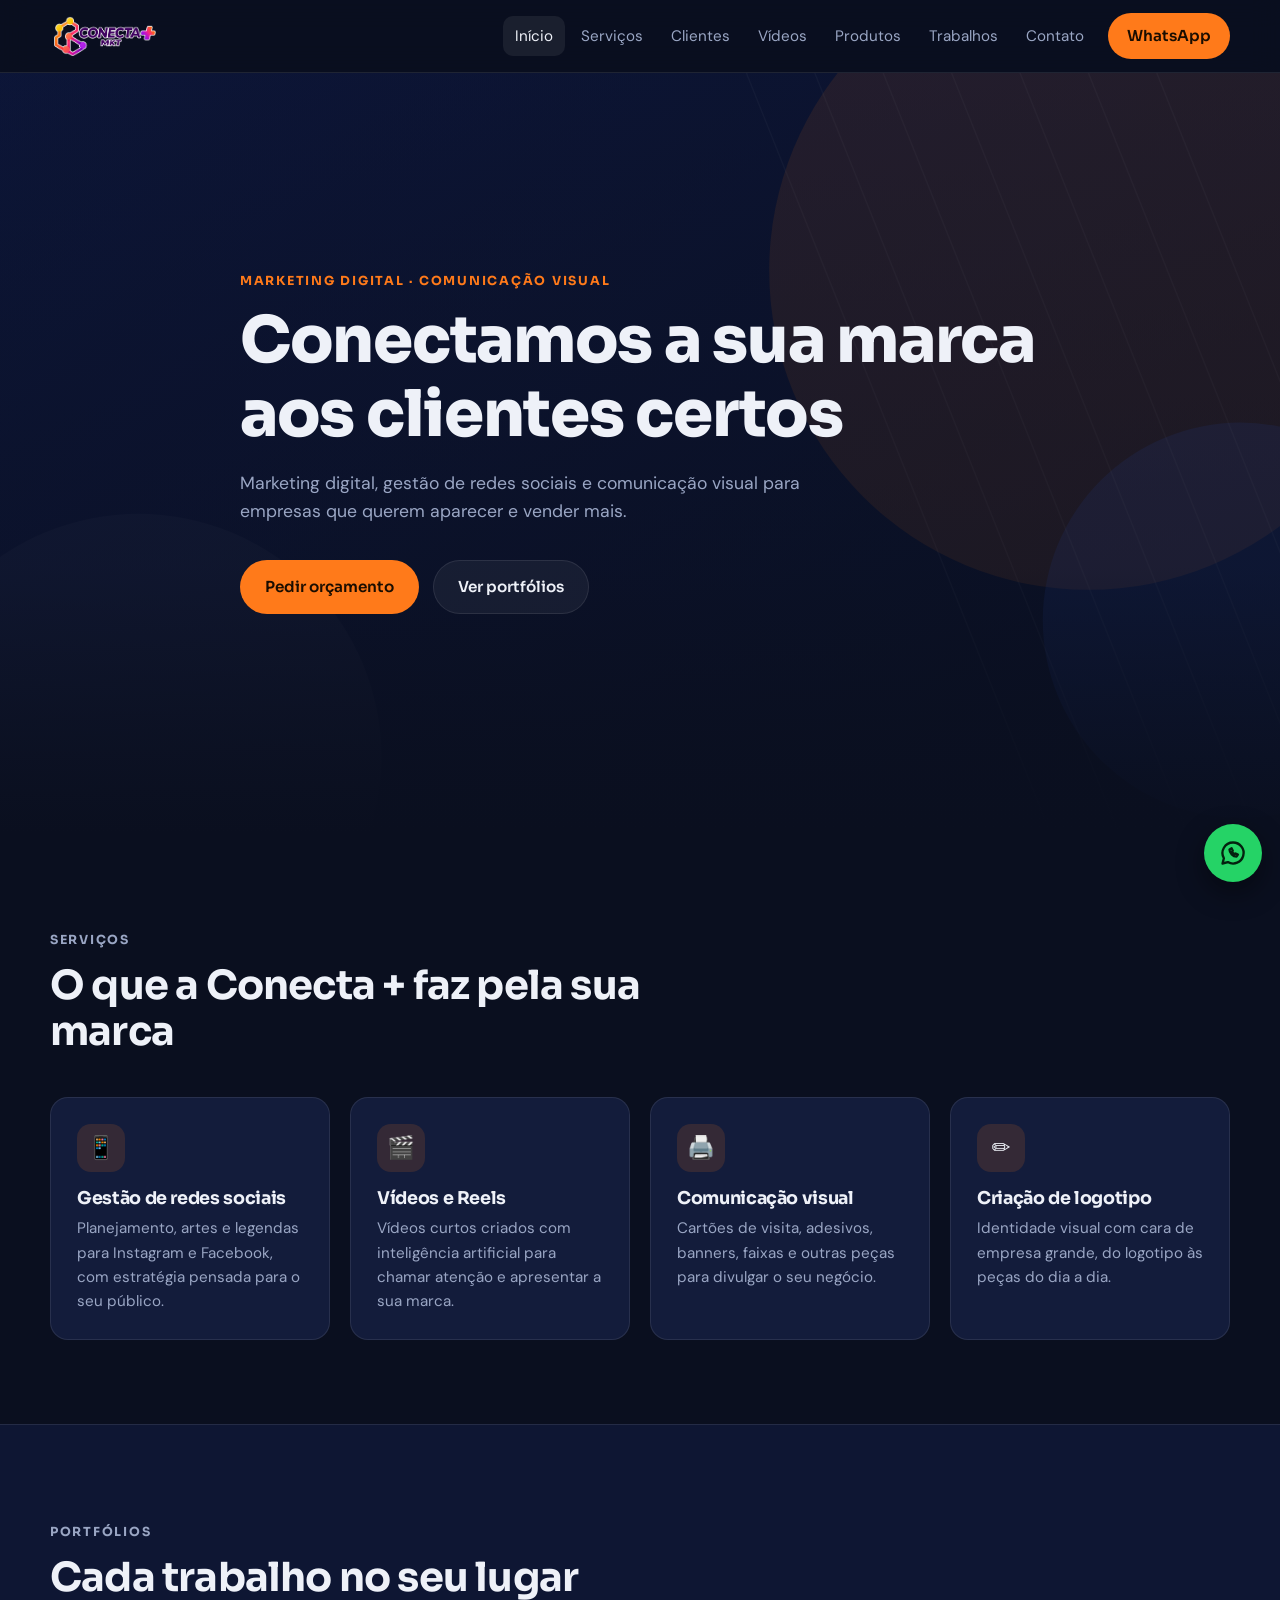
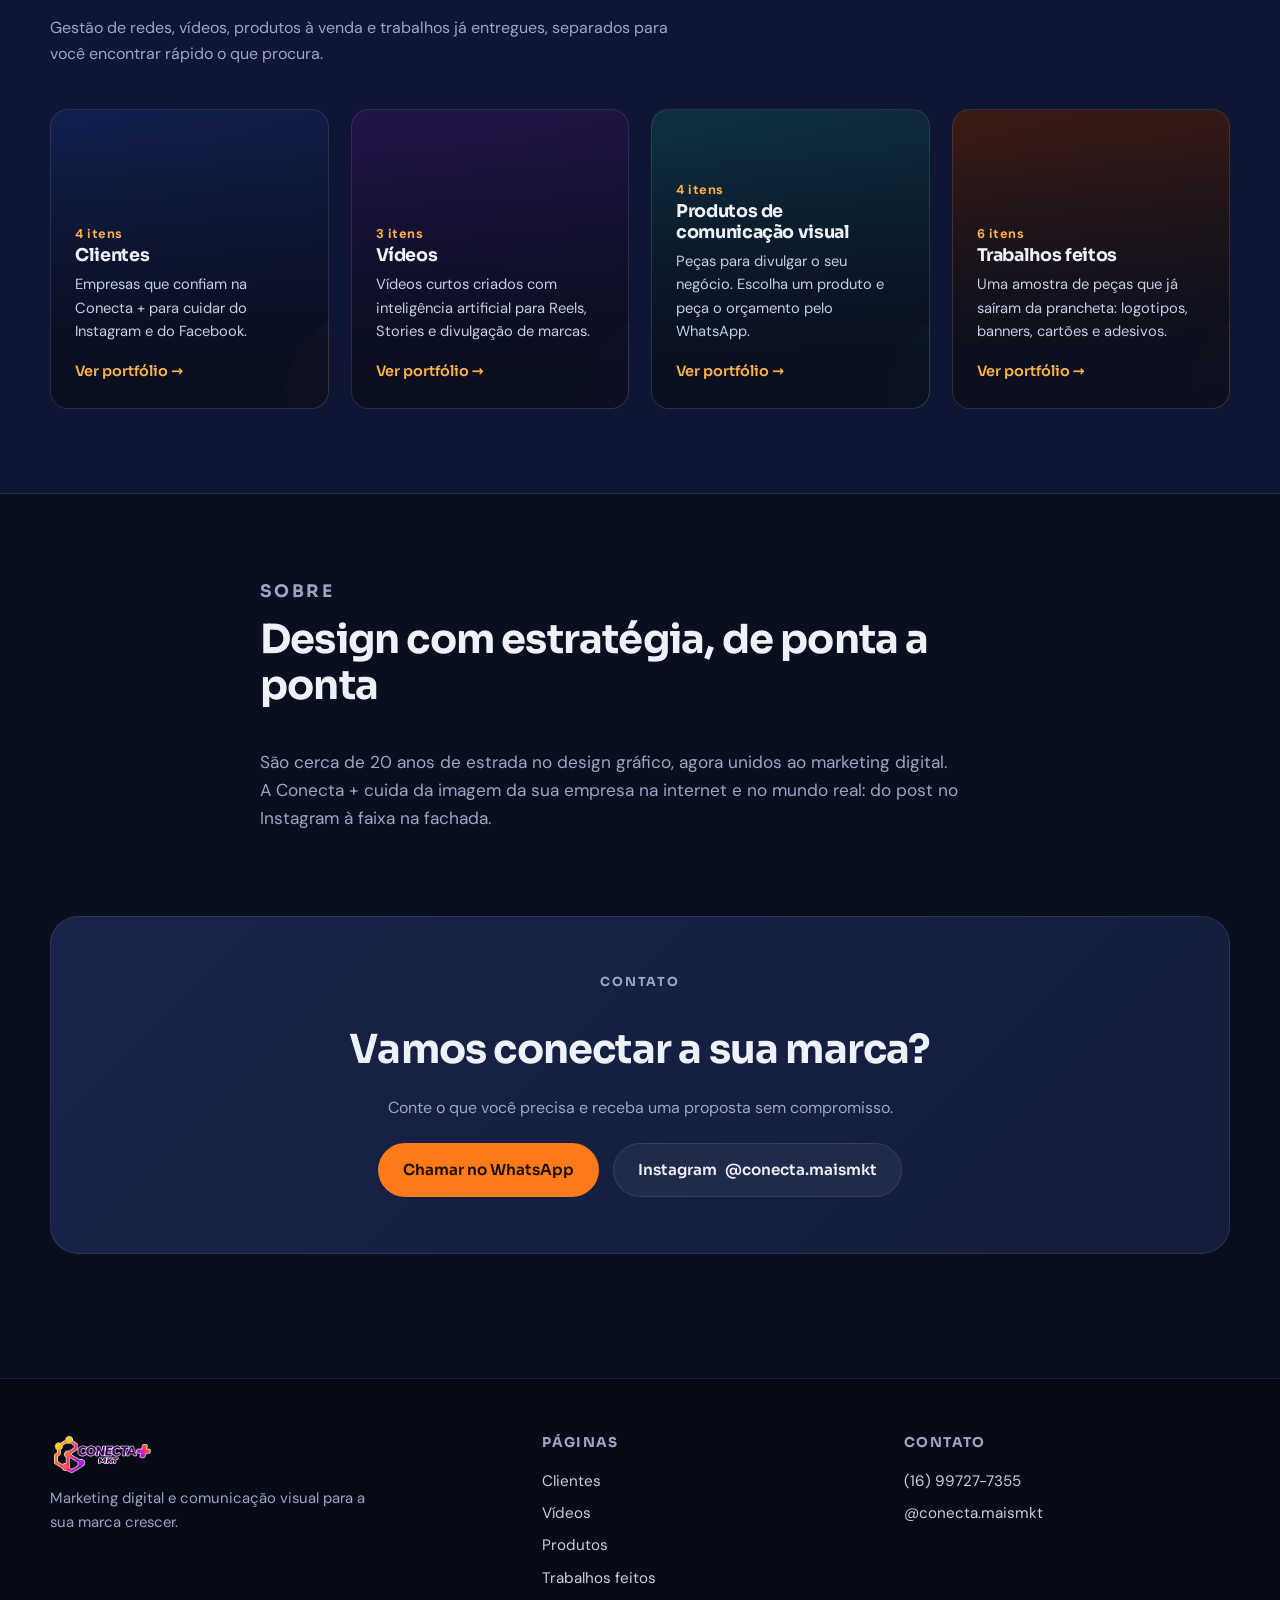
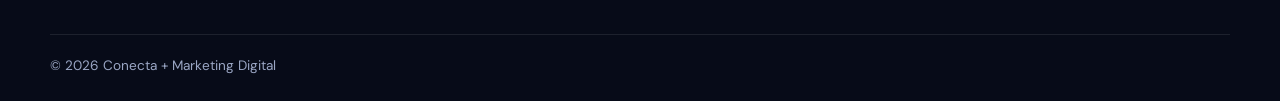
<file: index.html>
<!doctype html>
<html lang="pt-BR">
<head>
  <meta charset="utf-8">
  <meta name="viewport" content="width=device-width, initial-scale=1">
  <title>Conecta + Marketing Digital | Redes sociais e comunicação visual</title>
  <meta name="description" content="Marketing digital, gestão de redes sociais, vídeos e comunicação visual para empresas que querem aparecer e vender mais.">
  <meta property="og:title" content="Conecta + Marketing Digital">
  <meta property="og:description" content="Marketing digital, gestão de redes sociais, vídeos e comunicação visual.">
  <meta property="og:type" content="website">
  <meta name="theme-color" content="#0a0f1f">
  <link rel="icon" href="/images/placeholders/favicon.svg" type="image/svg+xml">
  <link rel="preconnect" href="https://fonts.googleapis.com">
  <link rel="preconnect" href="https://fonts.gstatic.com" crossorigin>
  <link href="https://fonts.googleapis.com/css2?family=DM+Sans:wght@400;500;700&family=Sora:wght@500;600;700;800&display=swap" rel="stylesheet">
  <link rel="stylesheet" href="css/style.css">
</head>
<body data-page="index">
  <header class="site-header">
    <div class="container header-inner">
      <a class="brand" href="index.html" aria-label="Conecta + Marketing Digital — início"><img data-logo src="/images/placeholders/logo.svg" alt="Conecta + MKT" height="40"></a>
      <button class="nav-toggle" type="button" aria-expanded="false" aria-controls="nav" aria-label="Abrir menu"><span></span><span></span><span></span></button>
      <nav class="nav" id="nav" aria-label="Principal">
        <a href="index.html">Início</a>
        <a href="index.html#servicos">Serviços</a>
        <a href="clientes.html">Clientes</a>
        <a href="videos.html">Vídeos</a>
        <a href="produtos.html">Produtos</a>
        <a href="trabalhos.html">Trabalhos</a>
        <a href="index.html#contato">Contato</a>
        <a class="btn btn-primary" data-wa="Olá! Vim pelo site e gostaria de um orçamento." href="https://wa.me/5516997277355" target="_blank" rel="noopener">WhatsApp</a>
      </nav>
    </div>
  </header>

  <main>
    <section class="hero" style="--bg-img:url('/images/placeholders/hero.svg')">
      <div class="container hero-inner">
        <p class="eyebrow">Marketing digital · Comunicação visual</p>
        <h1 data-bind="hero_titulo">Conectamos a sua marca aos clientes certos</h1>
        <p class="lead" data-bind="hero_subtitulo">Marketing digital, gestão de redes sociais e comunicação visual para empresas que querem aparecer e vender mais.</p>
        <div class="hero-actions">
          <a class="btn btn-primary" data-wa="Olá! Vim pelo site e gostaria de um orçamento." href="https://wa.me/5516997277355" target="_blank" rel="noopener">Pedir orçamento</a>
          <a class="btn btn-ghost" href="#portfolios">Ver portfólios</a>
        </div>
      </div>
    </section>

    <section class="section" id="servicos">
      <div class="container">
        <div class="section-head">
          <p class="eyebrow">Serviços</p>
          <h2>O que a Conecta + faz pela sua marca</h2>
        </div>
        <div class="services" id="servicos-grid">
          <article class="service"><div class="icon" aria-hidden="true">📱</div><h3>Gestão de redes sociais</h3><p>Planejamento, artes e legendas para Instagram e Facebook.</p></article>
          <article class="service"><div class="icon" aria-hidden="true">🎬</div><h3>Vídeos e Reels</h3><p>Vídeos curtos criados com inteligência artificial.</p></article>
          <article class="service"><div class="icon" aria-hidden="true">🖨️</div><h3>Comunicação visual</h3><p>Cartões, adesivos, banners e faixas.</p></article>
          <article class="service"><div class="icon" aria-hidden="true">✏️</div><h3>Criação de logotipo</h3><p>Identidade visual para a sua marca.</p></article>
        </div>
      </div>
    </section>

    <section class="section section-alt" id="portfolios">
      <div class="container">
        <div class="section-head">
          <p class="eyebrow">Portfólios</p>
          <h2>Cada trabalho no seu lugar</h2>
          <p>Gestão de redes, vídeos, produtos à venda e trabalhos já entregues, separados para você encontrar rápido o que procura.</p>
        </div>
        <div class="pf-cards" id="portfolio-cards">
          <a class="pf-card" href="clientes.html"><div class="pf-card-body"><h3>Clientes</h3><span class="go">Ver portfólio →</span></div></a>
          <a class="pf-card" href="videos.html"><div class="pf-card-body"><h3>Vídeos</h3><span class="go">Ver portfólio →</span></div></a>
          <a class="pf-card" href="produtos.html"><div class="pf-card-body"><h3>Produtos</h3><span class="go">Ver portfólio →</span></div></a>
          <a class="pf-card" href="trabalhos.html"><div class="pf-card-body"><h3>Trabalhos feitos</h3><span class="go">Ver portfólio →</span></div></a>
        </div>
      </div>
    </section>

    <section class="section" id="sobre">
      <div class="container about">
        <div>
          <p class="eyebrow">Sobre</p>
          <h2 data-bind="sobre_titulo">Design com estratégia, de ponta a ponta</h2>
        </div>
        <p data-bind="sobre_texto">São cerca de 20 anos de estrada no design gráfico, agora unidos ao marketing digital.
A Conecta + cuida da imagem da sua empresa na internet e no mundo real: do post no Instagram à faixa na fachada.</p>
      </div>
    </section>

    <section class="section" id="contato" style="padding-top:0">
      <div class="container">
        <div class="cta-box">
          <p class="eyebrow">Contato</p>
          <h2>Vamos conectar a sua marca?</h2>
          <p>Conte o que você precisa e receba uma proposta sem compromisso.</p>
          <div class="cta-actions">
            <a class="btn btn-primary" data-wa="Olá! Vim pelo site e gostaria de um orçamento." href="https://wa.me/5516997277355" target="_blank" rel="noopener">Chamar no WhatsApp</a>
            <a class="btn btn-ghost" data-ig href="https://instagram.com/conecta.maismkt" target="_blank" rel="noopener">Instagram <span data-ig-display>@conecta.maismkt</span></a>
          </div>
        </div>
      </div>
    </section>
  </main>

  <footer class="site-footer">
    <div class="container footer-inner">
      <div>
        <img data-logo src="/images/placeholders/logo.svg" alt="Conecta + MKT">
        <p data-bind="rodape">Marketing digital e comunicação visual para a sua marca crescer.</p>
      </div>
      <div>
        <h3>Páginas</h3>
        <a href="clientes.html">Clientes</a>
        <a href="videos.html">Vídeos</a>
        <a href="produtos.html">Produtos</a>
        <a href="trabalhos.html">Trabalhos feitos</a>
      </div>
      <div>
        <h3>Contato</h3>
        <a data-wa="" href="https://wa.me/5516997277355" target="_blank" rel="noopener"><span data-wa-display>(16) 99727-7355</span></a>
        <a data-ig href="https://instagram.com/conecta.maismkt" target="_blank" rel="noopener"><span data-ig-display>@conecta.maismkt</span></a>
        <a data-email href="#" hidden></a>
      </div>
    </div>
    <div class="container copyright">© <span id="year">2026</span> <span data-bind="nome">Conecta + Marketing Digital</span></div>
  </footer>

  <a class="wa-float" data-wa="Olá! Vim pelo site e gostaria de um orçamento." href="https://wa.me/5516997277355" target="_blank" rel="noopener" aria-label="Falar no WhatsApp">
    <svg viewBox="0 0 24 24" aria-hidden="true"><path d="M12 3a9 9 0 0 0-7.8 13.5L3 21l4.6-1.2A9 9 0 1 0 12 3z"/><path d="M9 9c0 3 3 6 6 6l1.2-1.6-2-1-1 .6c-.8-.4-1.6-1.2-2-2l.6-1-1-2z"/></svg>
  </a>

  <script src="js/main.js" defer></script>
</body>
</html>
</file>
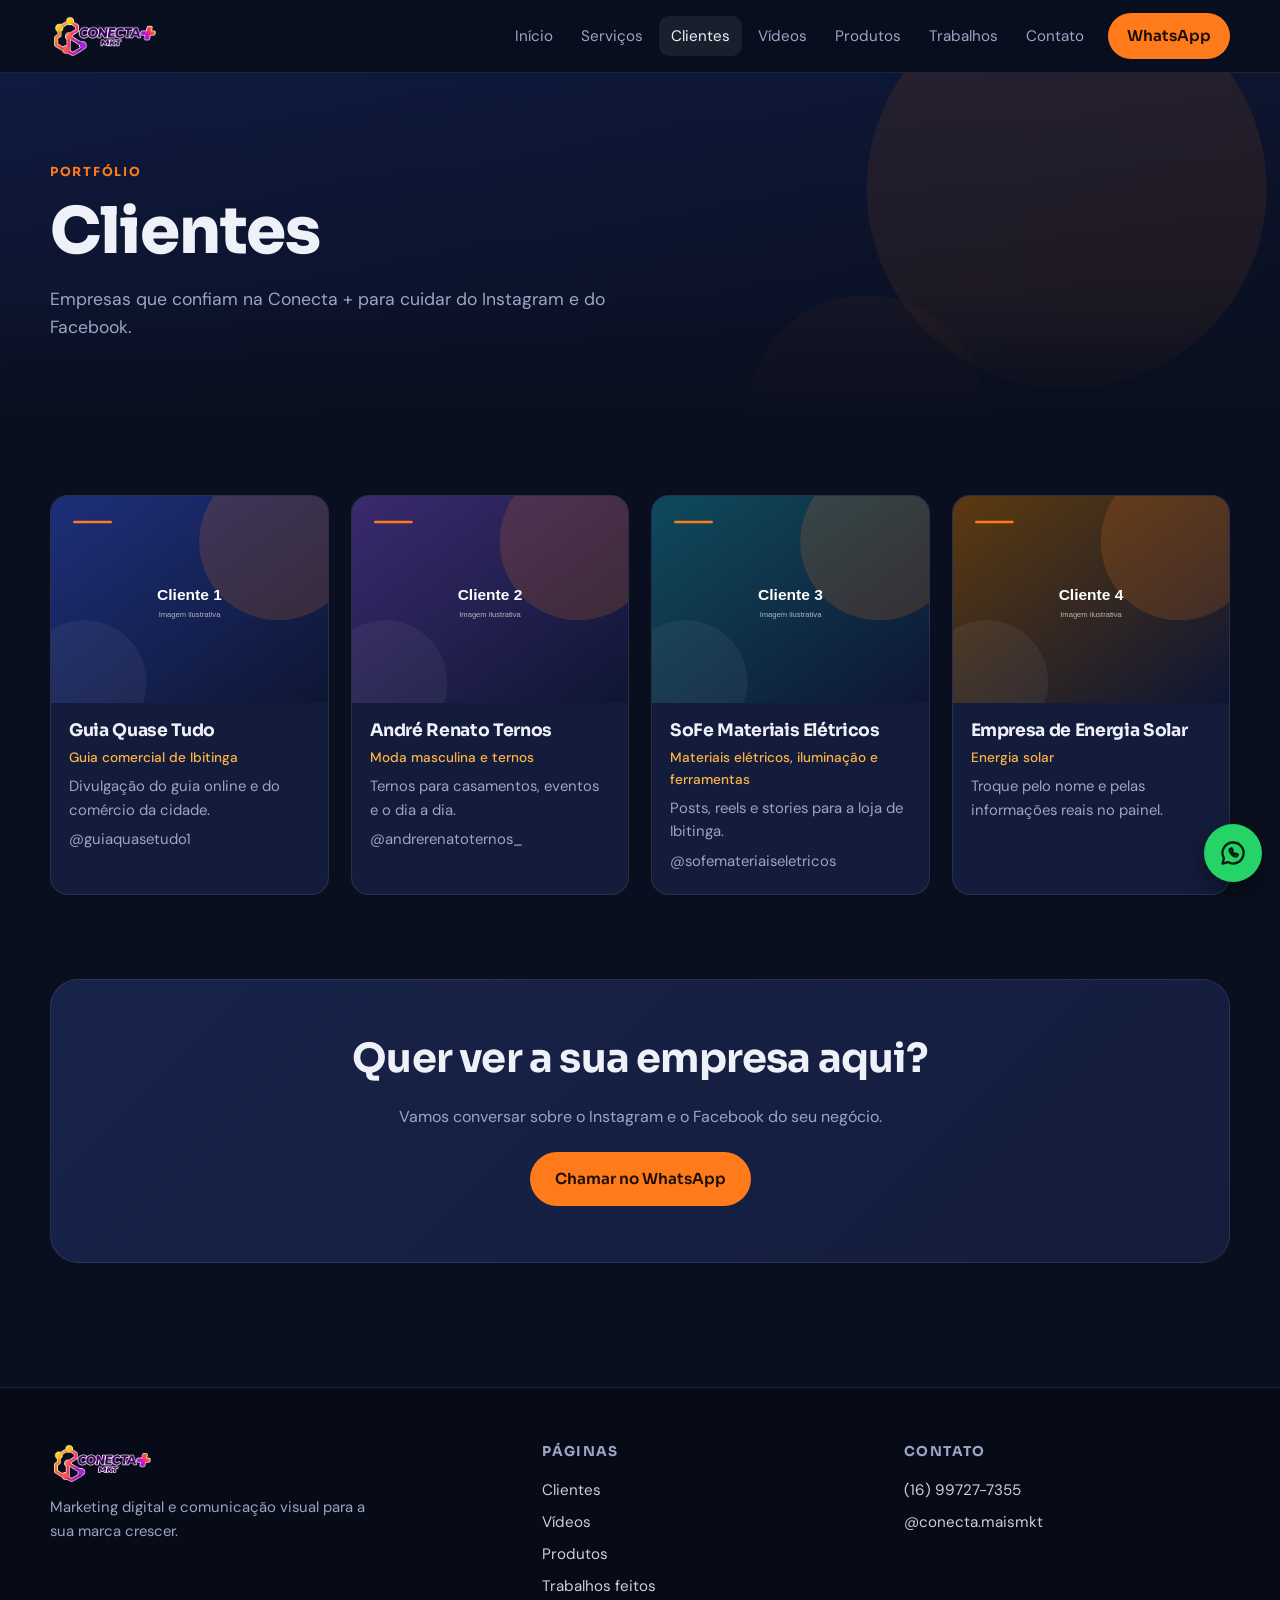
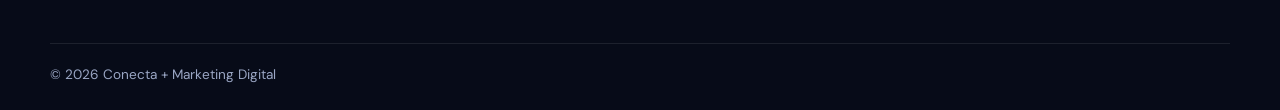
<file: clientes.html>
<!doctype html>
<html lang="pt-BR">
<head>
  <meta charset="utf-8">
  <meta name="viewport" content="width=device-width, initial-scale=1">
  <title>Clientes | Conecta + Marketing Digital</title>
  <meta name="description" content="Empresas que confiam na Conecta + para cuidar do Instagram e do Facebook.">
  <meta name="theme-color" content="#0a0f1f">
  <link rel="icon" href="/images/placeholders/favicon.svg" type="image/svg+xml">
  <link rel="preconnect" href="https://fonts.googleapis.com">
  <link rel="preconnect" href="https://fonts.gstatic.com" crossorigin>
  <link href="https://fonts.googleapis.com/css2?family=DM+Sans:wght@400;500;700&family=Sora:wght@500;600;700;800&display=swap" rel="stylesheet">
  <link rel="stylesheet" href="css/style.css">
</head>
<body data-page="clientes" data-portfolio="clientes">
  <header class="site-header">
    <div class="container header-inner">
      <a class="brand" href="index.html" aria-label="Conecta + Marketing Digital — início"><img data-logo src="/images/placeholders/logo.svg" alt="Conecta + MKT" height="40"></a>
      <button class="nav-toggle" type="button" aria-expanded="false" aria-controls="nav" aria-label="Abrir menu"><span></span><span></span><span></span></button>
      <nav class="nav" id="nav" aria-label="Principal">
        <a href="index.html">Início</a>
        <a href="index.html#servicos">Serviços</a>
        <a href="clientes.html">Clientes</a>
        <a href="videos.html">Vídeos</a>
        <a href="produtos.html">Produtos</a>
        <a href="trabalhos.html">Trabalhos</a>
        <a href="index.html#contato">Contato</a>
        <a class="btn btn-primary" data-wa="Olá! Vim pelo site e gostaria de um orçamento." href="https://wa.me/5516997277355" target="_blank" rel="noopener">WhatsApp</a>
      </nav>
    </div>
  </header>

  <main>
    <section class="page-hero" style="--bg-img:url('/images/placeholders/banner-clientes.svg')">
      <div class="container">
        <p class="eyebrow">Portfólio</p>
        <h1 id="pf-title">Clientes</h1>
        <p class="lead" id="pf-desc">Empresas que confiam na Conecta + para cuidar do Instagram e do Facebook.</p>
      </div>
    </section>

    <section class="section">
      <div class="container">
        <div class="grid" id="pf-grid"></div>
      </div>
    </section>

    <section class="section" style="padding-top:0">
      <div class="container">
        <div class="cta-box">
          <h2>Quer ver a sua empresa aqui?</h2>
          <p>Vamos conversar sobre o Instagram e o Facebook do seu negócio.</p>
          <div class="cta-actions">
            <a class="btn btn-primary" data-wa="Olá! Vi os clientes no site e quero cuidar das redes da minha empresa." href="https://wa.me/5516997277355" target="_blank" rel="noopener">Chamar no WhatsApp</a>
          </div>
        </div>
      </div>
    </section>
  </main>

  <footer class="site-footer">
    <div class="container footer-inner">
      <div>
        <img data-logo src="/images/placeholders/logo.svg" alt="Conecta + MKT">
        <p data-bind="rodape">Marketing digital e comunicação visual para a sua marca crescer.</p>
      </div>
      <div>
        <h3>Páginas</h3>
        <a href="clientes.html">Clientes</a>
        <a href="videos.html">Vídeos</a>
        <a href="produtos.html">Produtos</a>
        <a href="trabalhos.html">Trabalhos feitos</a>
      </div>
      <div>
        <h3>Contato</h3>
        <a data-wa="" href="https://wa.me/5516997277355" target="_blank" rel="noopener"><span data-wa-display>(16) 99727-7355</span></a>
        <a data-ig href="https://instagram.com/conecta.maismkt" target="_blank" rel="noopener"><span data-ig-display>@conecta.maismkt</span></a>
        <a data-email href="#" hidden></a>
      </div>
    </div>
    <div class="container copyright">© <span id="year">2026</span> <span data-bind="nome">Conecta + Marketing Digital</span></div>
  </footer>

  <a class="wa-float" data-wa="Olá! Vim pelo site e gostaria de um orçamento." href="https://wa.me/5516997277355" target="_blank" rel="noopener" aria-label="Falar no WhatsApp">
    <svg viewBox="0 0 24 24" aria-hidden="true"><path d="M12 3a9 9 0 0 0-7.8 13.5L3 21l4.6-1.2A9 9 0 1 0 12 3z"/><path d="M9 9c0 3 3 6 6 6l1.2-1.6-2-1-1 .6c-.8-.4-1.6-1.2-2-2l.6-1-1-2z"/></svg>
  </a>

  <script src="js/main.js" defer></script>
</body>
</html>
</file>
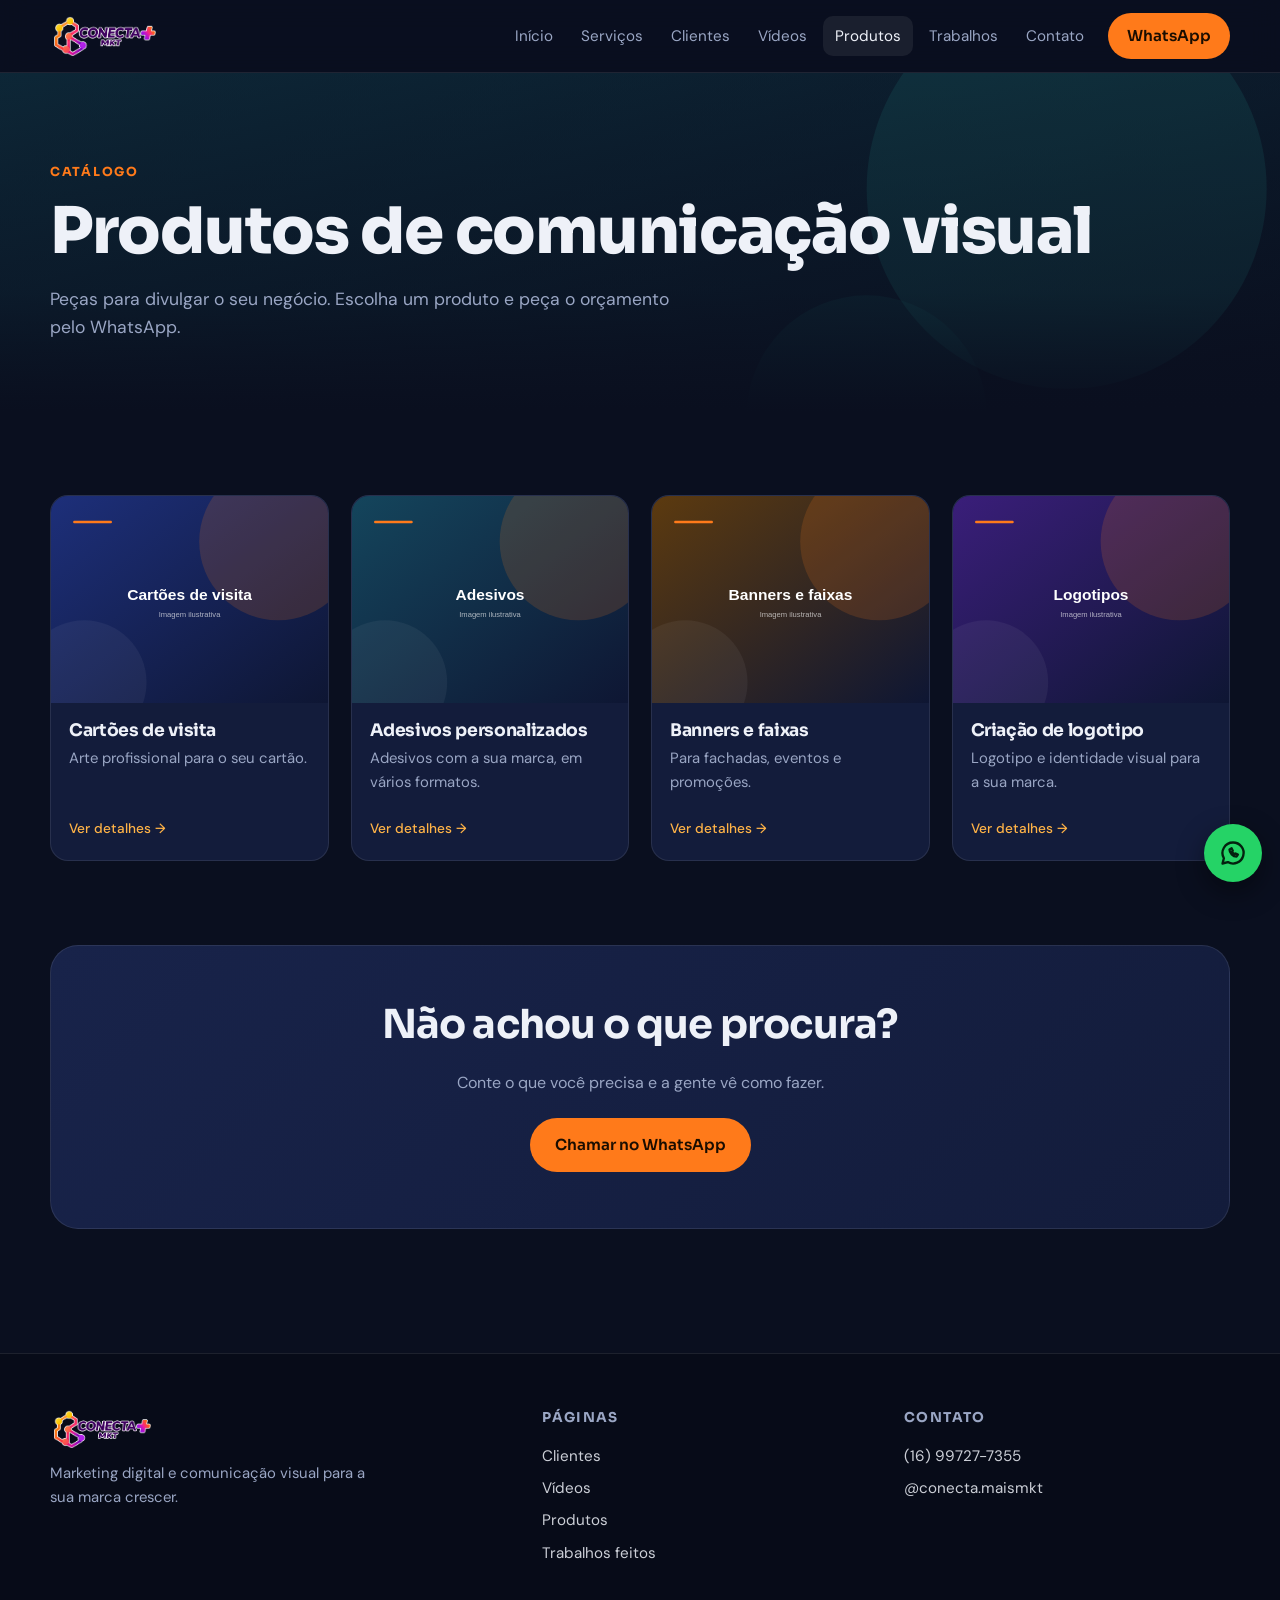
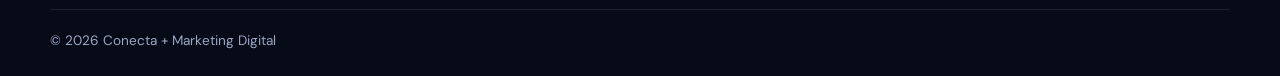
<file: produtos.html>
<!doctype html>
<html lang="pt-BR">
<head>
  <meta charset="utf-8">
  <meta name="viewport" content="width=device-width, initial-scale=1">
  <title>Produtos de comunicação visual | Conecta + Marketing Digital</title>
  <meta name="description" content="Cartões de visita, adesivos, banners, faixas e criação de logotipo. Peça o orçamento pelo WhatsApp.">
  <meta name="theme-color" content="#0a0f1f">
  <link rel="icon" href="/images/placeholders/favicon.svg" type="image/svg+xml">
  <link rel="preconnect" href="https://fonts.googleapis.com">
  <link rel="preconnect" href="https://fonts.gstatic.com" crossorigin>
  <link href="https://fonts.googleapis.com/css2?family=DM+Sans:wght@400;500;700&family=Sora:wght@500;600;700;800&display=swap" rel="stylesheet">
  <link rel="stylesheet" href="css/style.css">
</head>
<body data-page="produtos" data-portfolio="produtos">
  <header class="site-header">
    <div class="container header-inner">
      <a class="brand" href="index.html" aria-label="Conecta + Marketing Digital — início"><img data-logo src="/images/placeholders/logo.svg" alt="Conecta + MKT" height="40"></a>
      <button class="nav-toggle" type="button" aria-expanded="false" aria-controls="nav" aria-label="Abrir menu"><span></span><span></span><span></span></button>
      <nav class="nav" id="nav" aria-label="Principal">
        <a href="index.html">Início</a>
        <a href="index.html#servicos">Serviços</a>
        <a href="clientes.html">Clientes</a>
        <a href="videos.html">Vídeos</a>
        <a href="produtos.html">Produtos</a>
        <a href="trabalhos.html">Trabalhos</a>
        <a href="index.html#contato">Contato</a>
        <a class="btn btn-primary" data-wa="Olá! Vim pelo site e gostaria de um orçamento." href="https://wa.me/5516997277355" target="_blank" rel="noopener">WhatsApp</a>
      </nav>
    </div>
  </header>

  <main>
    <section class="page-hero" style="--bg-img:url('/images/placeholders/banner-produtos.svg')">
      <div class="container">
        <p class="eyebrow">Catálogo</p>
        <h1 id="pf-title">Produtos de comunicação visual</h1>
        <p class="lead" id="pf-desc">Peças para divulgar o seu negócio. Escolha um produto e peça o orçamento pelo WhatsApp.</p>
      </div>
    </section>

    <section class="section">
      <div class="container">
        <div class="grid" id="pf-grid"></div>
      </div>
    </section>

    <section class="section" style="padding-top:0">
      <div class="container">
        <div class="cta-box">
          <h2>Não achou o que procura?</h2>
          <p>Conte o que você precisa e a gente vê como fazer.</p>
          <div class="cta-actions">
            <a class="btn btn-primary" data-wa="Olá! Vi os produtos no site e preciso de um orçamento." href="https://wa.me/5516997277355" target="_blank" rel="noopener">Chamar no WhatsApp</a>
          </div>
        </div>
      </div>
    </section>
  </main>

  <footer class="site-footer">
    <div class="container footer-inner">
      <div>
        <img data-logo src="/images/placeholders/logo.svg" alt="Conecta + MKT">
        <p data-bind="rodape">Marketing digital e comunicação visual para a sua marca crescer.</p>
      </div>
      <div>
        <h3>Páginas</h3>
        <a href="clientes.html">Clientes</a>
        <a href="videos.html">Vídeos</a>
        <a href="produtos.html">Produtos</a>
        <a href="trabalhos.html">Trabalhos feitos</a>
      </div>
      <div>
        <h3>Contato</h3>
        <a data-wa="" href="https://wa.me/5516997277355" target="_blank" rel="noopener"><span data-wa-display>(16) 99727-7355</span></a>
        <a data-ig href="https://instagram.com/conecta.maismkt" target="_blank" rel="noopener"><span data-ig-display>@conecta.maismkt</span></a>
        <a data-email href="#" hidden></a>
      </div>
    </div>
    <div class="container copyright">© <span id="year">2026</span> <span data-bind="nome">Conecta + Marketing Digital</span></div>
  </footer>

  <a class="wa-float" data-wa="Olá! Vim pelo site e gostaria de um orçamento." href="https://wa.me/5516997277355" target="_blank" rel="noopener" aria-label="Falar no WhatsApp">
    <svg viewBox="0 0 24 24" aria-hidden="true"><path d="M12 3a9 9 0 0 0-7.8 13.5L3 21l4.6-1.2A9 9 0 1 0 12 3z"/><path d="M9 9c0 3 3 6 6 6l1.2-1.6-2-1-1 .6c-.8-.4-1.6-1.2-2-2l.6-1-1-2z"/></svg>
  </a>

  <script src="js/main.js" defer></script>
</body>
</html>
</file>
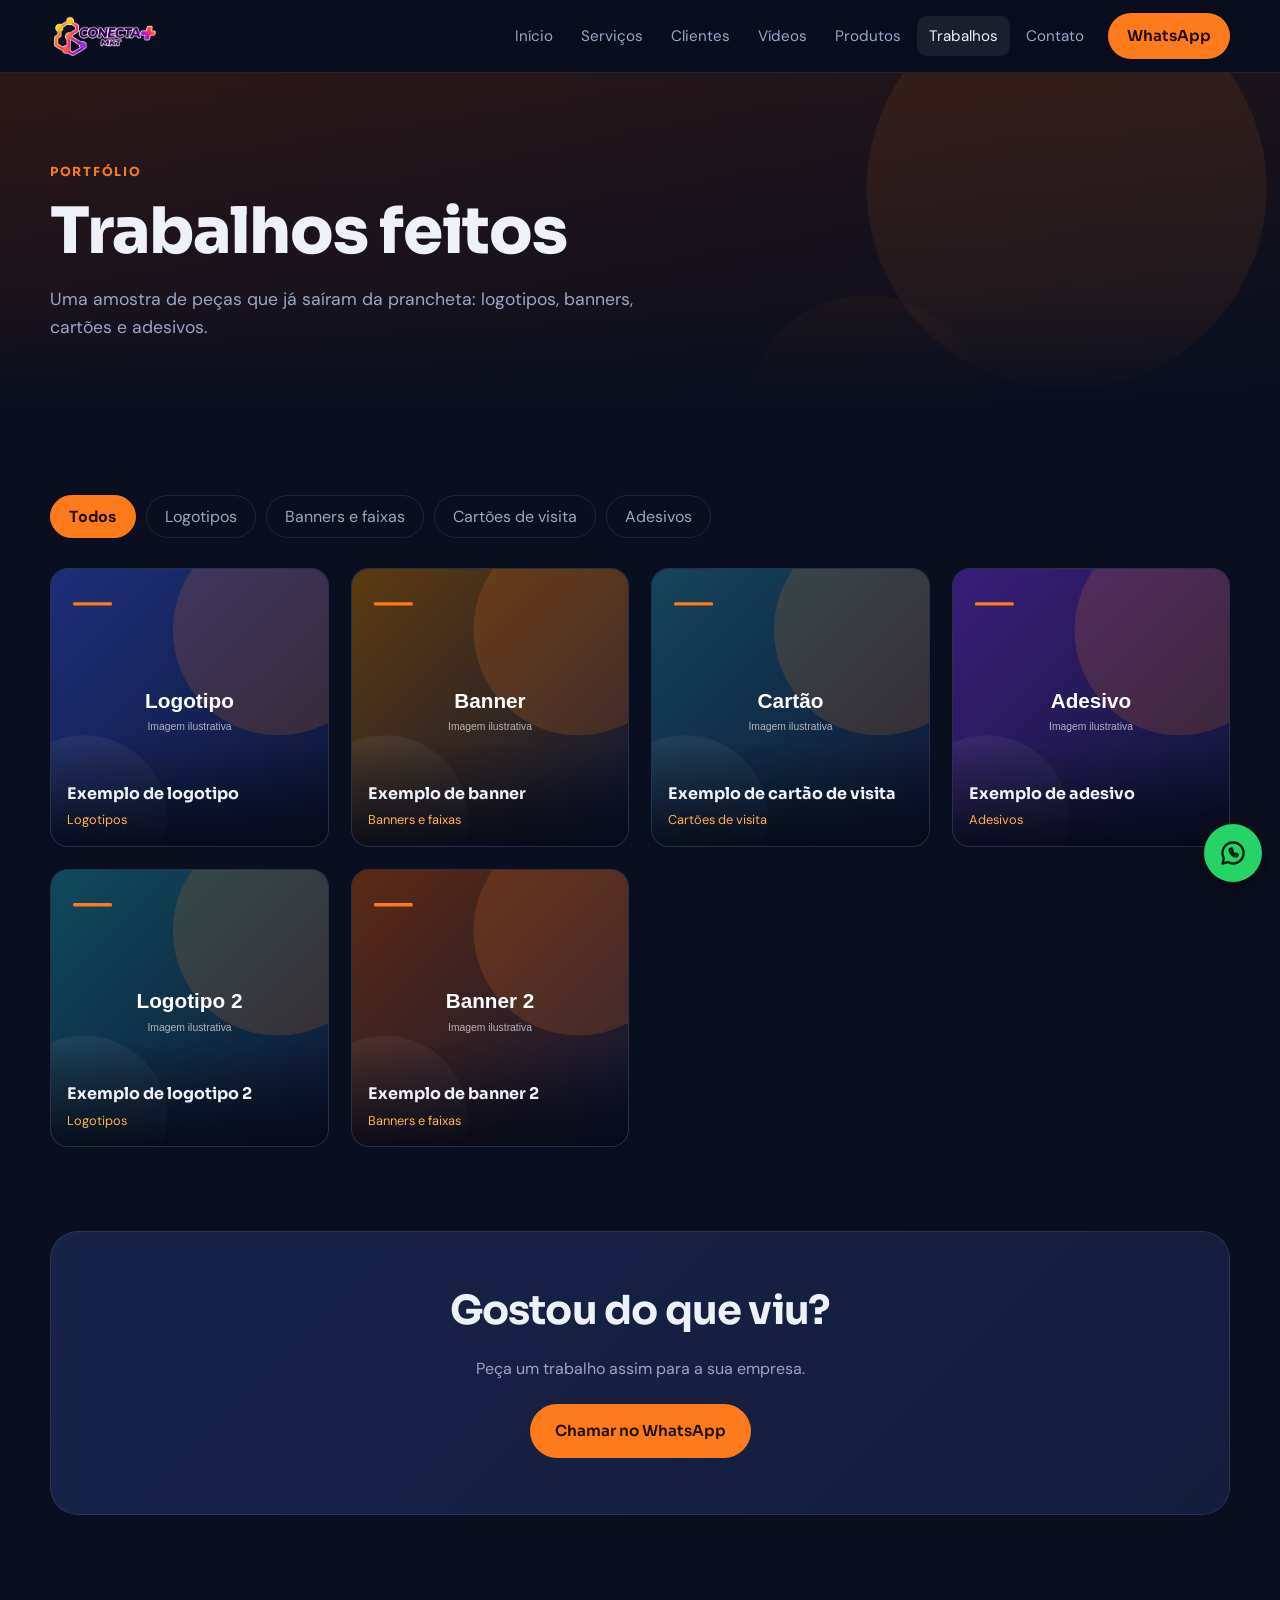
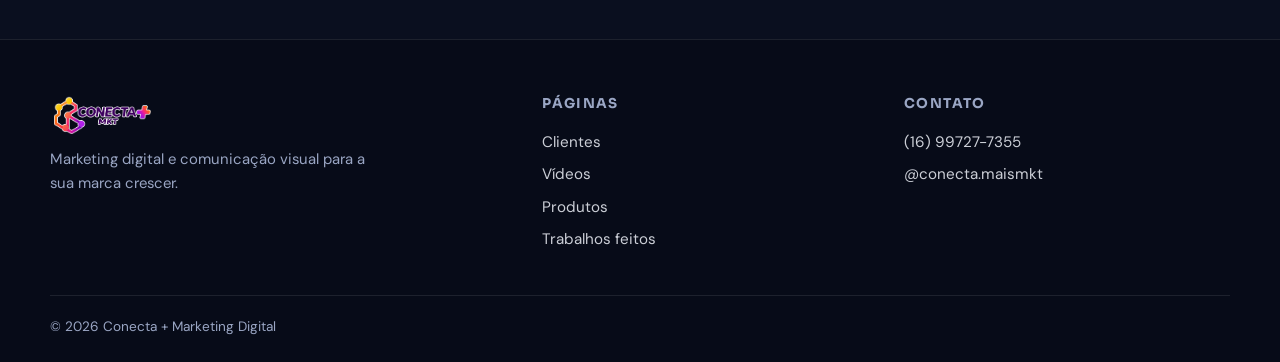
<file: trabalhos.html>
<!doctype html>
<html lang="pt-BR">
<head>
  <meta charset="utf-8">
  <meta name="viewport" content="width=device-width, initial-scale=1">
  <title>Trabalhos feitos | Conecta + Marketing Digital</title>
  <meta name="description" content="Logotipos, banners, cartões de visita e adesivos já produzidos pela Conecta +.">
  <meta name="theme-color" content="#0a0f1f">
  <link rel="icon" href="/images/placeholders/favicon.svg" type="image/svg+xml">
  <link rel="preconnect" href="https://fonts.googleapis.com">
  <link rel="preconnect" href="https://fonts.gstatic.com" crossorigin>
  <link href="https://fonts.googleapis.com/css2?family=DM+Sans:wght@400;500;700&family=Sora:wght@500;600;700;800&display=swap" rel="stylesheet">
  <link rel="stylesheet" href="css/style.css">
</head>
<body data-page="trabalhos" data-portfolio="trabalhos">
  <header class="site-header">
    <div class="container header-inner">
      <a class="brand" href="index.html" aria-label="Conecta + Marketing Digital — início"><img data-logo src="/images/placeholders/logo.svg" alt="Conecta + MKT" height="40"></a>
      <button class="nav-toggle" type="button" aria-expanded="false" aria-controls="nav" aria-label="Abrir menu"><span></span><span></span><span></span></button>
      <nav class="nav" id="nav" aria-label="Principal">
        <a href="index.html">Início</a>
        <a href="index.html#servicos">Serviços</a>
        <a href="clientes.html">Clientes</a>
        <a href="videos.html">Vídeos</a>
        <a href="produtos.html">Produtos</a>
        <a href="trabalhos.html">Trabalhos</a>
        <a href="index.html#contato">Contato</a>
        <a class="btn btn-primary" data-wa="Olá! Vim pelo site e gostaria de um orçamento." href="https://wa.me/5516997277355" target="_blank" rel="noopener">WhatsApp</a>
      </nav>
    </div>
  </header>

  <main>
    <section class="page-hero" style="--bg-img:url('/images/placeholders/banner-trabalhos.svg')">
      <div class="container">
        <p class="eyebrow">Portfólio</p>
        <h1 id="pf-title">Trabalhos feitos</h1>
        <p class="lead" id="pf-desc">Uma amostra de peças que já saíram da prancheta: logotipos, banners, cartões e adesivos.</p>
      </div>
    </section>

    <section class="section">
      <div class="container">
        <div class="filters" id="filters"></div>
        <div class="grid" id="pf-grid"></div>
      </div>
    </section>

    <section class="section" style="padding-top:0">
      <div class="container">
        <div class="cta-box">
          <h2>Gostou do que viu?</h2>
          <p>Peça um trabalho assim para a sua empresa.</p>
          <div class="cta-actions">
            <a class="btn btn-primary" data-wa="Olá! Vi os trabalhos no site e quero um orçamento." href="https://wa.me/5516997277355" target="_blank" rel="noopener">Chamar no WhatsApp</a>
          </div>
        </div>
      </div>
    </section>
  </main>

  <footer class="site-footer">
    <div class="container footer-inner">
      <div>
        <img data-logo src="/images/placeholders/logo.svg" alt="Conecta + MKT">
        <p data-bind="rodape">Marketing digital e comunicação visual para a sua marca crescer.</p>
      </div>
      <div>
        <h3>Páginas</h3>
        <a href="clientes.html">Clientes</a>
        <a href="videos.html">Vídeos</a>
        <a href="produtos.html">Produtos</a>
        <a href="trabalhos.html">Trabalhos feitos</a>
      </div>
      <div>
        <h3>Contato</h3>
        <a data-wa="" href="https://wa.me/5516997277355" target="_blank" rel="noopener"><span data-wa-display>(16) 99727-7355</span></a>
        <a data-ig href="https://instagram.com/conecta.maismkt" target="_blank" rel="noopener"><span data-ig-display>@conecta.maismkt</span></a>
        <a data-email href="#" hidden></a>
      </div>
    </div>
    <div class="container copyright">© <span id="year">2026</span> <span data-bind="nome">Conecta + Marketing Digital</span></div>
  </footer>

  <a class="wa-float" data-wa="Olá! Vim pelo site e gostaria de um orçamento." href="https://wa.me/5516997277355" target="_blank" rel="noopener" aria-label="Falar no WhatsApp">
    <svg viewBox="0 0 24 24" aria-hidden="true"><path d="M12 3a9 9 0 0 0-7.8 13.5L3 21l4.6-1.2A9 9 0 1 0 12 3z"/><path d="M9 9c0 3 3 6 6 6l1.2-1.6-2-1-1 .6c-.8-.4-1.6-1.2-2-2l.6-1-1-2z"/></svg>
  </a>

  <script src="js/main.js" defer></script>
</body>
</html>
</file>
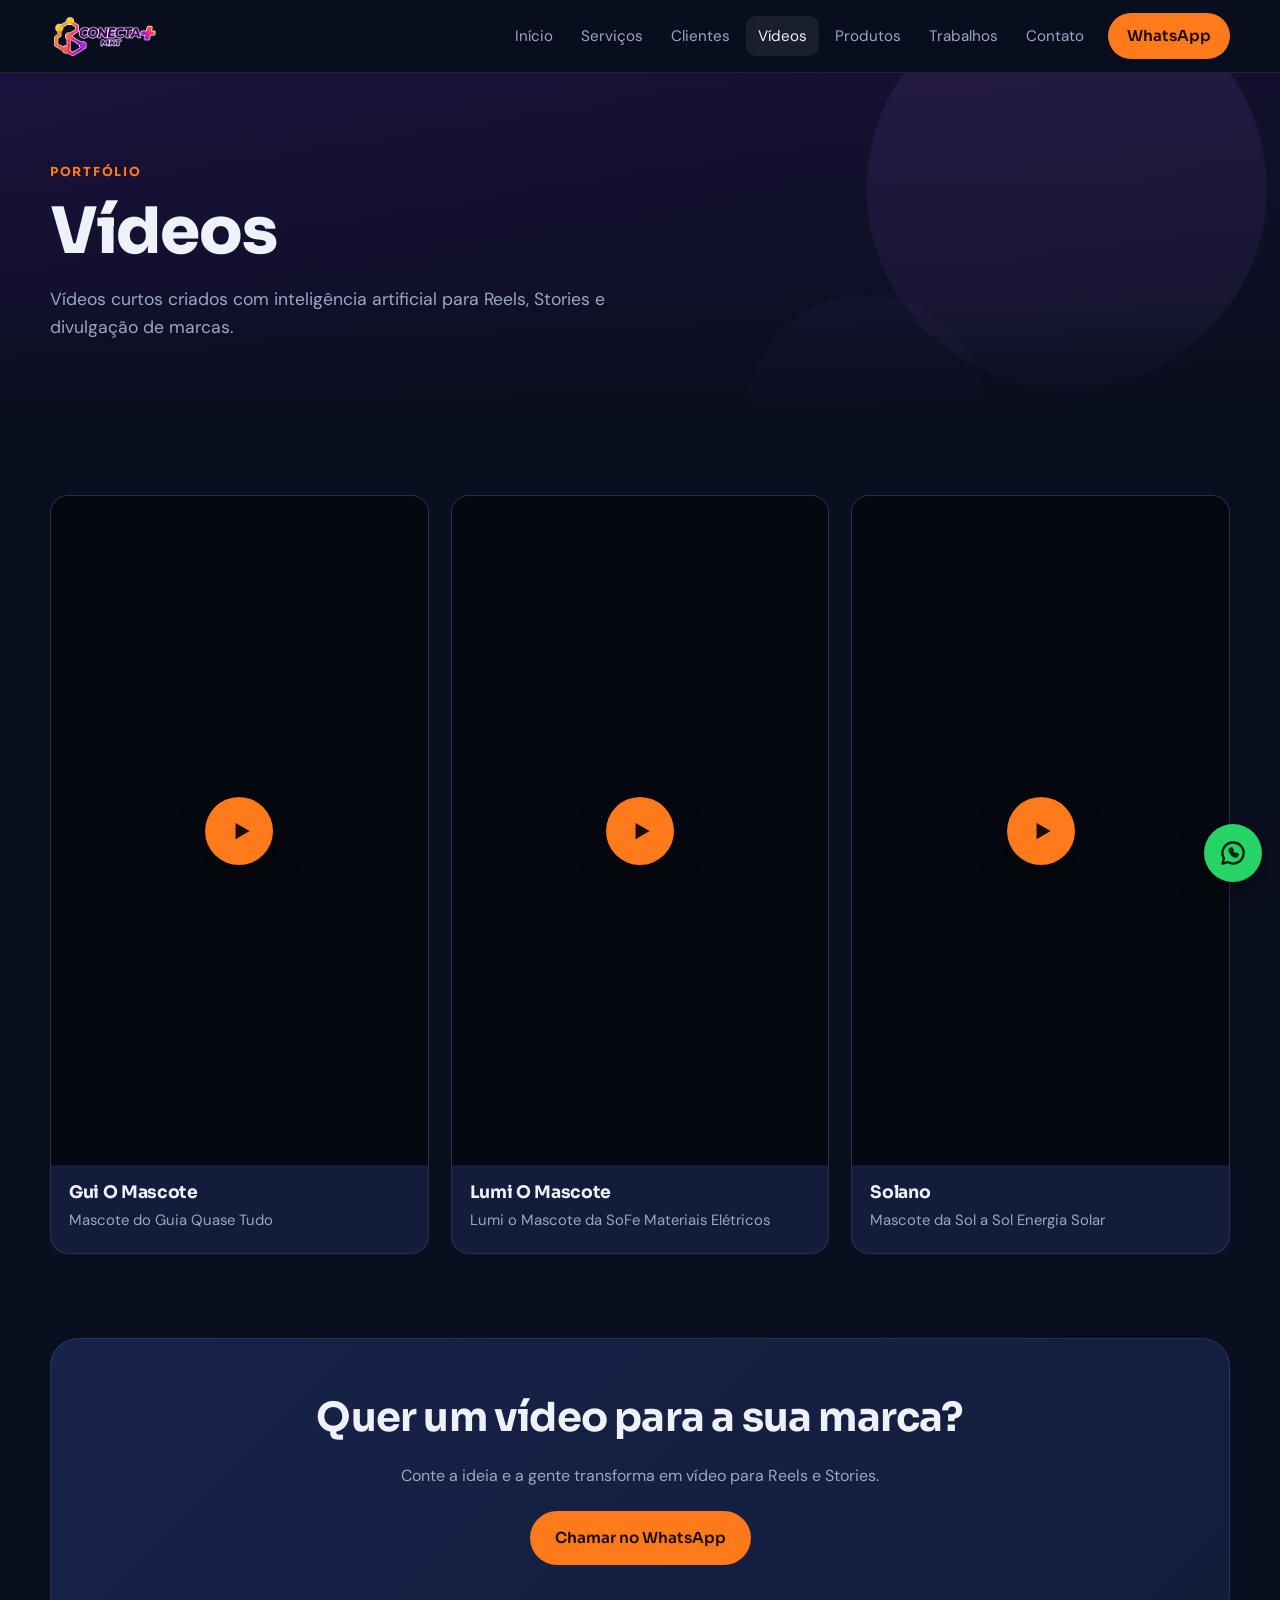
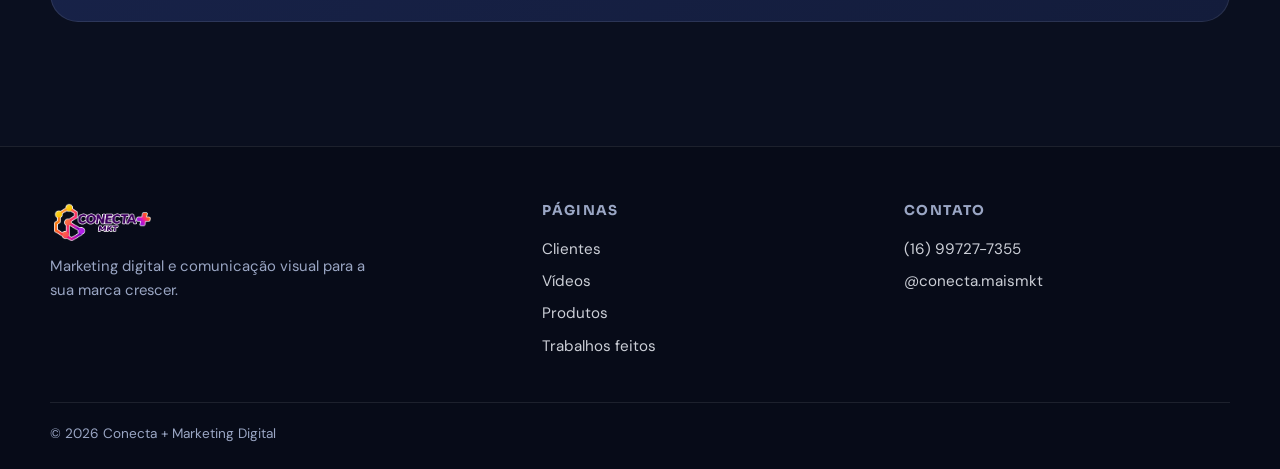
<file: videos.html>
<!doctype html>
<html lang="pt-BR">
<head>
  <meta charset="utf-8">
  <meta name="viewport" content="width=device-width, initial-scale=1">
  <title>Vídeos | Conecta + Marketing Digital</title>
  <meta name="description" content="Vídeos curtos criados com inteligência artificial para Reels, Stories e divulgação de marcas.">
  <meta name="theme-color" content="#0a0f1f">
  <link rel="icon" href="/images/placeholders/favicon.svg" type="image/svg+xml">
  <link rel="preconnect" href="https://fonts.googleapis.com">
  <link rel="preconnect" href="https://fonts.gstatic.com" crossorigin>
  <link href="https://fonts.googleapis.com/css2?family=DM+Sans:wght@400;500;700&family=Sora:wght@500;600;700;800&display=swap" rel="stylesheet">
  <link rel="stylesheet" href="css/style.css">
</head>
<body data-page="videos" data-portfolio="videos">
  <header class="site-header">
    <div class="container header-inner">
      <a class="brand" href="index.html" aria-label="Conecta + Marketing Digital — início"><img data-logo src="/images/placeholders/logo.svg" alt="Conecta + MKT" height="40"></a>
      <button class="nav-toggle" type="button" aria-expanded="false" aria-controls="nav" aria-label="Abrir menu"><span></span><span></span><span></span></button>
      <nav class="nav" id="nav" aria-label="Principal">
        <a href="index.html">Início</a>
        <a href="index.html#servicos">Serviços</a>
        <a href="clientes.html">Clientes</a>
        <a href="videos.html">Vídeos</a>
        <a href="produtos.html">Produtos</a>
        <a href="trabalhos.html">Trabalhos</a>
        <a href="index.html#contato">Contato</a>
        <a class="btn btn-primary" data-wa="Olá! Vim pelo site e gostaria de um orçamento." href="https://wa.me/5516997277355" target="_blank" rel="noopener">WhatsApp</a>
      </nav>
    </div>
  </header>

  <main>
    <section class="page-hero" style="--bg-img:url('/images/placeholders/banner-videos.svg')">
      <div class="container">
        <p class="eyebrow">Portfólio</p>
        <h1 id="pf-title">Vídeos</h1>
        <p class="lead" id="pf-desc">Vídeos curtos criados com inteligência artificial para Reels, Stories e divulgação de marcas.</p>
      </div>
    </section>

    <section class="section">
      <div class="container">
        <div class="grid" id="pf-grid"></div>
      </div>
    </section>

    <section class="section" style="padding-top:0">
      <div class="container">
        <div class="cta-box">
          <h2>Quer um vídeo para a sua marca?</h2>
          <p>Conte a ideia e a gente transforma em vídeo para Reels e Stories.</p>
          <div class="cta-actions">
            <a class="btn btn-primary" data-wa="Olá! Vi os vídeos no site e quero um para a minha marca." href="https://wa.me/5516997277355" target="_blank" rel="noopener">Chamar no WhatsApp</a>
          </div>
        </div>
      </div>
    </section>
  </main>

  <footer class="site-footer">
    <div class="container footer-inner">
      <div>
        <img data-logo src="/images/placeholders/logo.svg" alt="Conecta + MKT">
        <p data-bind="rodape">Marketing digital e comunicação visual para a sua marca crescer.</p>
      </div>
      <div>
        <h3>Páginas</h3>
        <a href="clientes.html">Clientes</a>
        <a href="videos.html">Vídeos</a>
        <a href="produtos.html">Produtos</a>
        <a href="trabalhos.html">Trabalhos feitos</a>
      </div>
      <div>
        <h3>Contato</h3>
        <a data-wa="" href="https://wa.me/5516997277355" target="_blank" rel="noopener"><span data-wa-display>(16) 99727-7355</span></a>
        <a data-ig href="https://instagram.com/conecta.maismkt" target="_blank" rel="noopener"><span data-ig-display>@conecta.maismkt</span></a>
        <a data-email href="#" hidden></a>
      </div>
    </div>
    <div class="container copyright">© <span id="year">2026</span> <span data-bind="nome">Conecta + Marketing Digital</span></div>
  </footer>

  <a class="wa-float" data-wa="Olá! Vim pelo site e gostaria de um orçamento." href="https://wa.me/5516997277355" target="_blank" rel="noopener" aria-label="Falar no WhatsApp">
    <svg viewBox="0 0 24 24" aria-hidden="true"><path d="M12 3a9 9 0 0 0-7.8 13.5L3 21l4.6-1.2A9 9 0 1 0 12 3z"/><path d="M9 9c0 3 3 6 6 6l1.2-1.6-2-1-1 .6c-.8-.4-1.6-1.2-2-2l.6-1-1-2z"/></svg>
  </a>

  <script src="js/main.js" defer></script>
</body>
</html>
</file>
<file: css/style.css>
/* Conecta + MKT — estilos do site */
:root {
  --bg: #0a0f1f;
  --bg2: #0e1633;
  --surface: #131c3b;
  --surface2: #18234a;
  --line: rgba(255, 255, 255, 0.09);
  --text: #eef1f8;
  --muted: #9aa6c4;
  --accent: #ff7a1a;
  --accent2: #ffb347;
  --radius: 18px;
  --maxw: 1180px;
  --font-head: "Sora", system-ui, -apple-system, "Segoe UI", sans-serif;
  --font: "DM Sans", system-ui, -apple-system, "Segoe UI", sans-serif;
}

*, *::before, *::after { box-sizing: border-box; margin: 0; padding: 0; }
html { scroll-behavior: smooth; scroll-padding-top: 84px; }
body {
  font-family: var(--font);
  background: var(--bg);
  color: var(--text);
  line-height: 1.6;
  -webkit-font-smoothing: antialiased;
}
img, video { max-width: 100%; display: block; }
a { color: inherit; text-decoration: none; }
button { font: inherit; color: inherit; }
:focus-visible { outline: 2px solid var(--accent2); outline-offset: 3px; }

.container { width: min(var(--maxw), 100% - 40px); margin-inline: auto; }

h1, h2, h3 { font-family: var(--font-head); line-height: 1.15; letter-spacing: -0.02em; }
h1 { font-size: clamp(2.2rem, 5.5vw, 4rem); font-weight: 800; }
h2 { font-size: clamp(1.7rem, 3.4vw, 2.5rem); font-weight: 700; }
h3 { font-size: 1.1rem; font-weight: 700; }

.eyebrow {
  font-family: var(--font-head);
  font-size: 0.78rem;
  letter-spacing: 0.14em;
  text-transform: uppercase;
  color: var(--accent);
  font-weight: 700;
  margin-bottom: 12px;
}
.lead { color: var(--muted); font-size: 1.1rem; max-width: 620px; margin-top: 18px; white-space: pre-line; }

/* ---------- Cabeçalho ---------- */
.site-header {
  position: sticky; top: 0; z-index: 50;
  background: rgba(10, 15, 31, 0.84);
  backdrop-filter: blur(14px);
  -webkit-backdrop-filter: blur(14px);
  border-bottom: 1px solid var(--line);
}
.header-inner { display: flex; align-items: center; justify-content: space-between; height: 72px; gap: 20px; }
.brand img { height: 40px; width: auto; }
.nav { display: flex; align-items: center; gap: 4px; }
.nav a:not(.btn) {
  padding: 8px 12px; border-radius: 10px; font-size: 0.95rem; color: var(--muted);
  transition: color 0.2s, background 0.2s;
}
.nav a:not(.btn):hover, .nav a[aria-current="page"] { color: var(--text); background: rgba(255, 255, 255, 0.07); }
.nav .btn { margin-left: 8px; padding: 10px 18px; }
.nav-toggle {
  display: none; width: 44px; height: 44px; border-radius: 12px;
  background: rgba(255, 255, 255, 0.06); border: 1px solid var(--line); cursor: pointer;
  flex-direction: column; justify-content: center; align-items: center; gap: 5px;
}
.nav-toggle span { width: 20px; height: 2px; background: var(--text); border-radius: 2px; }

@media (max-width: 960px) {
  .nav-toggle { display: inline-flex; }
  .nav {
    position: absolute; top: 72px; left: 0; right: 0;
    flex-direction: column; align-items: stretch; gap: 2px;
    background: var(--bg2); padding: 12px 20px 22px;
    border-bottom: 1px solid var(--line); display: none;
  }
  .nav.open { display: flex; }
  .nav .btn { margin: 10px 0 0; justify-content: center; }
}

/* ---------- Botões ---------- */
.btn {
  display: inline-flex; align-items: center; justify-content: center; gap: 8px;
  padding: 14px 24px; border-radius: 999px;
  font-family: var(--font-head); font-weight: 600; font-size: 0.95rem;
  border: 1px solid transparent; cursor: pointer;
  transition: transform 0.15s, background 0.2s, border-color 0.2s;
}
.btn svg { width: 18px; height: 18px; flex: none; }
.btn-primary { background: var(--accent); color: #1a0d00; }
.btn-primary:hover { transform: translateY(-2px); background: var(--accent2); }
.btn-ghost { border-color: var(--line); background: rgba(255, 255, 255, 0.05); color: var(--text); }
.btn-ghost:hover { border-color: rgba(255, 255, 255, 0.3); transform: translateY(-2px); }
.btn-sm { padding: 10px 18px; font-size: 0.88rem; }

/* ---------- Hero (testeira da home) ---------- */
.hero {
  position: relative; isolation: isolate;
  min-height: min(86vh, 760px);
  display: grid; align-items: center;
  background: var(--bg) var(--bg-img) center / cover no-repeat;
}
.hero::before, .page-hero::before {
  content: ""; position: absolute; inset: 0; z-index: -1;
  background: linear-gradient(180deg,
    rgba(10, 15, 31, calc(var(--overlay, 0.6) * 0.75)) 0%,
    rgba(10, 15, 31, var(--overlay, 0.6)) 65%,
    var(--bg) 100%);
}
.hero-inner { padding: 90px 0 110px; max-width: 800px; }
.hero h1 { margin-bottom: 4px; }
.hero-actions { display: flex; flex-wrap: wrap; gap: 14px; margin-top: 34px; }

/* ---------- Testeira das páginas de portfólio ---------- */
.page-hero {
  position: relative; isolation: isolate;
  padding: 90px 0 70px;
  background: var(--bg) var(--bg-img) center / cover no-repeat;
}
.page-hero p.lead { margin-top: 16px; }

/* ---------- Seções ---------- */
.section { padding: 84px 0; }
.section-alt { background: var(--bg2); border-block: 1px solid var(--line); }
.section-head { max-width: 640px; margin-bottom: 42px; }
.section-head p { color: var(--muted); margin-top: 14px; }

/* Serviços */
.services { display: grid; gap: 20px; grid-template-columns: repeat(auto-fit, minmax(240px, 1fr)); }
.service {
  background: var(--surface); border: 1px solid var(--line); border-radius: var(--radius); padding: 26px;
}
.service .icon {
  width: 48px; height: 48px; border-radius: 14px; display: grid; place-items: center;
  background: rgba(255, 122, 26, 0.14); font-size: 1.4rem; margin-bottom: 16px;
}
.service p { color: var(--muted); font-size: 0.95rem; margin-top: 8px; }

/* Cartões de portfólio na home */
.pf-cards { display: grid; gap: 22px; grid-template-columns: repeat(auto-fit, minmax(260px, 1fr)); }
.pf-card {
  position: relative; border-radius: var(--radius); overflow: hidden; min-height: 300px;
  display: flex; align-items: flex-end; border: 1px solid var(--line);
  background: var(--surface) var(--bg-img) center / cover no-repeat;
  transition: transform 0.25s, border-color 0.25s;
}
.pf-card::before {
  content: ""; position: absolute; inset: 0;
  background: linear-gradient(180deg, rgba(10, 15, 31, 0.1) 10%, rgba(10, 15, 31, 0.92) 85%);
}
.pf-card:hover { transform: translateY(-5px); border-color: rgba(255, 122, 26, 0.55); }
.pf-card-body { position: relative; padding: 24px; width: 100%; }
.pf-card-body p { color: #c6cee4; font-size: 0.92rem; margin: 8px 0 14px; }
.pf-card .count { font-size: 0.8rem; color: var(--accent2); font-weight: 700; letter-spacing: 0.04em; }
.pf-card .go { font-family: var(--font-head); font-size: 0.9rem; font-weight: 600; color: var(--accent2); }

/* Sobre / contato */
.about { display: grid; gap: 40px; grid-template-columns: 1fr; max-width: 760px; }
.about p { color: var(--muted); font-size: 1.08rem; white-space: pre-line; }
.cta-box {
  background: linear-gradient(135deg, var(--surface2), var(--surface));
  border: 1px solid var(--line); border-radius: 28px;
  padding: clamp(28px, 5vw, 56px); display: grid; gap: 22px; text-align: center; justify-items: center;
}
.cta-box p { color: var(--muted); max-width: 520px; }
.cta-actions { display: flex; flex-wrap: wrap; gap: 14px; justify-content: center; }

/* ---------- Grades e cartões ---------- */
.grid { display: grid; gap: 22px; grid-template-columns: repeat(auto-fill, minmax(260px, 1fr)); align-items: start; }
.grid-video { grid-template-columns: repeat(auto-fill, minmax(280px, 1fr)); }
.grid-video .card { height: auto; }
.card {
  background: var(--surface); border: 1px solid var(--line); border-radius: var(--radius);
  overflow: hidden; display: flex; flex-direction: column; height: 100%;
  transition: transform 0.2s, border-color 0.2s; text-align: left; width: 100%;
}
.card.clickable { cursor: pointer; }
.card.clickable:hover, .card.clickable:focus-visible { transform: translateY(-4px); border-color: rgba(255, 122, 26, 0.5); }
.card-media { aspect-ratio: 4 / 3; background: var(--surface2); overflow: hidden; position: relative; }
.card-media img { width: 100%; height: 100%; object-fit: cover; transition: transform 0.4s; }
.card.clickable:hover .card-media img { transform: scale(1.05); }
.card-body { padding: 18px 18px 20px; display: flex; flex-direction: column; gap: 6px; flex: 1; }
.card-title { font-family: var(--font-head); font-size: 1.08rem; font-weight: 700; }
.card-sub { color: var(--accent2); font-size: 0.85rem; font-weight: 500; }
.card-text { color: var(--muted); font-size: 0.93rem; }
.card-price { font-family: var(--font-head); font-weight: 700; color: var(--text); margin-top: 4px; }
.card-actions { margin-top: auto; padding-top: 14px; }

/* Cartão de trabalho com legenda sobre a imagem */
.card-work .card-media { aspect-ratio: 1 / 1; }
.card-work .overlay {
  position: absolute; inset: auto 0 0 0; padding: 40px 16px 14px;
  background: linear-gradient(180deg, transparent, rgba(5, 8, 20, 0.88));
}
.card-work .overlay strong { font-family: var(--font-head); font-size: 1rem; display: block; }
.card-work .overlay span { color: var(--accent2); font-size: 0.8rem; }

/* Vídeos */
.video-media { aspect-ratio: 16 / 9; background: #05080f; position: relative; overflow: hidden; }
.video-media.is-vertical { aspect-ratio: 9 / 16; }
.video-media img { width: 100%; height: 100%; object-fit: cover; }
.video-media iframe, .video-media video { width: 100%; height: 100%; border: 0; background: #000; }
.play {
  position: absolute; inset: 0; margin: auto; width: 68px; height: 68px; border-radius: 50%;
  background: var(--accent); border: 0; cursor: pointer; display: grid; place-items: center;
  box-shadow: 0 10px 30px rgba(0, 0, 0, 0.45); transition: transform 0.2s;
}
.play:hover { transform: scale(1.08); }
.play svg { width: 26px; height: 26px; margin-left: 3px; fill: #1a0d00; }
.soon {
  position: absolute; left: 12px; bottom: 12px; font-size: 0.75rem; font-weight: 700;
  background: rgba(0, 0, 0, 0.6); padding: 5px 10px; border-radius: 999px; color: var(--accent2);
}

/* Filtros */
.filters { display: flex; flex-wrap: wrap; gap: 10px; margin-bottom: 30px; }
.chip {
  padding: 8px 18px; border-radius: 999px; border: 1px solid var(--line);
  background: transparent; color: var(--muted); cursor: pointer; transition: all 0.2s;
}
.chip:hover { color: var(--text); border-color: rgba(255, 255, 255, 0.3); }
.chip[aria-pressed="true"] { background: var(--accent); color: #1a0d00; border-color: var(--accent); font-weight: 700; }

.empty { color: var(--muted); padding: 40px 0; text-align: center; grid-column: 1 / -1; }

/* ---------- Janela de detalhes ---------- */
.modal {
  border: 0; border-radius: 22px; background: var(--surface); color: var(--text);
  width: min(940px, 94vw); max-height: 90vh; padding: 0; overflow: auto; margin: auto;
}
.modal::backdrop { background: rgba(3, 6, 16, 0.8); backdrop-filter: blur(4px); }
.modal-close {
  position: sticky; top: 12px; float: right; margin: 12px 12px -56px 0; z-index: 3;
  width: 44px; height: 44px; border-radius: 50%; border: 1px solid var(--line);
  background: rgba(10, 15, 31, 0.85); cursor: pointer; font-size: 1.3rem; line-height: 1;
}
.modal-grid { display: grid; grid-template-columns: 1.15fr 1fr; }
.modal-gallery { background: #070b18; }
.modal-gallery .main { aspect-ratio: 4 / 3; }
.modal-gallery .main img { width: 100%; height: 100%; object-fit: contain; }
.thumbs { display: flex; gap: 8px; padding: 10px; overflow-x: auto; }
.thumbs button {
  width: 68px; height: 52px; flex: none; border-radius: 8px; overflow: hidden; padding: 0; cursor: pointer;
  border: 2px solid transparent; background: none; opacity: 0.65;
}
.thumbs button[aria-current="true"] { border-color: var(--accent); opacity: 1; }
.thumbs img { width: 100%; height: 100%; object-fit: cover; }
.modal-body { padding: 36px 30px 30px; display: flex; flex-direction: column; gap: 12px; }
.modal-body p { color: var(--muted); white-space: pre-line; }
.modal-body ul { color: var(--muted); padding-left: 18px; display: grid; gap: 4px; }
.modal-actions { display: flex; flex-wrap: wrap; gap: 10px; margin-top: 10px; }
@media (max-width: 760px) {
  .modal-grid { grid-template-columns: 1fr; }
  .modal-body { padding: 24px 20px; }
}

/* ---------- Rodapé ---------- */
.site-footer { border-top: 1px solid var(--line); background: #070b18; padding: 56px 0 24px; margin-top: 40px; }
.footer-inner { display: grid; gap: 36px; grid-template-columns: 1.4fr 1fr 1fr; }
.footer-inner img { height: 38px; width: auto; margin-bottom: 14px; }
.footer-inner p { color: var(--muted); font-size: 0.93rem; max-width: 340px; }
.footer-inner h3 { font-size: 0.85rem; text-transform: uppercase; letter-spacing: 0.1em; color: var(--muted); margin-bottom: 14px; }
.footer-inner a { display: block; color: var(--text); padding: 4px 0; font-size: 0.95rem; opacity: 0.85; }
.footer-inner a:hover { opacity: 1; color: var(--accent2); }
.copyright { margin-top: 40px; padding-top: 20px; border-top: 1px solid var(--line); color: var(--muted); font-size: 0.85rem; }
@media (max-width: 760px) { .footer-inner { grid-template-columns: 1fr; } }

/* Botão flutuante do WhatsApp */
.wa-float {
  position: fixed; right: 18px; bottom: 18px; z-index: 40; width: 58px; height: 58px; border-radius: 50%;
  background: #25d366; display: grid; place-items: center; box-shadow: 0 10px 28px rgba(0, 0, 0, 0.45);
  transition: transform 0.2s;
}
.wa-float:hover { transform: scale(1.08); }
.wa-float svg { width: 28px; height: 28px; stroke: #04210f; fill: none; stroke-width: 2; stroke-linecap: round; stroke-linejoin: round; }

/* Animação de entrada (aplicada via JavaScript) */
.reveal { opacity: 0; transform: translateY(18px); transition: opacity 0.6s, transform 0.6s; }
.reveal.in { opacity: 1; transform: none; }

@media (prefers-reduced-motion: reduce) {
  html { scroll-behavior: auto; }
  *, *::before, *::after { animation: none !important; transition: none !important; }
  .reveal { opacity: 1; transform: none; }
}
</file>
